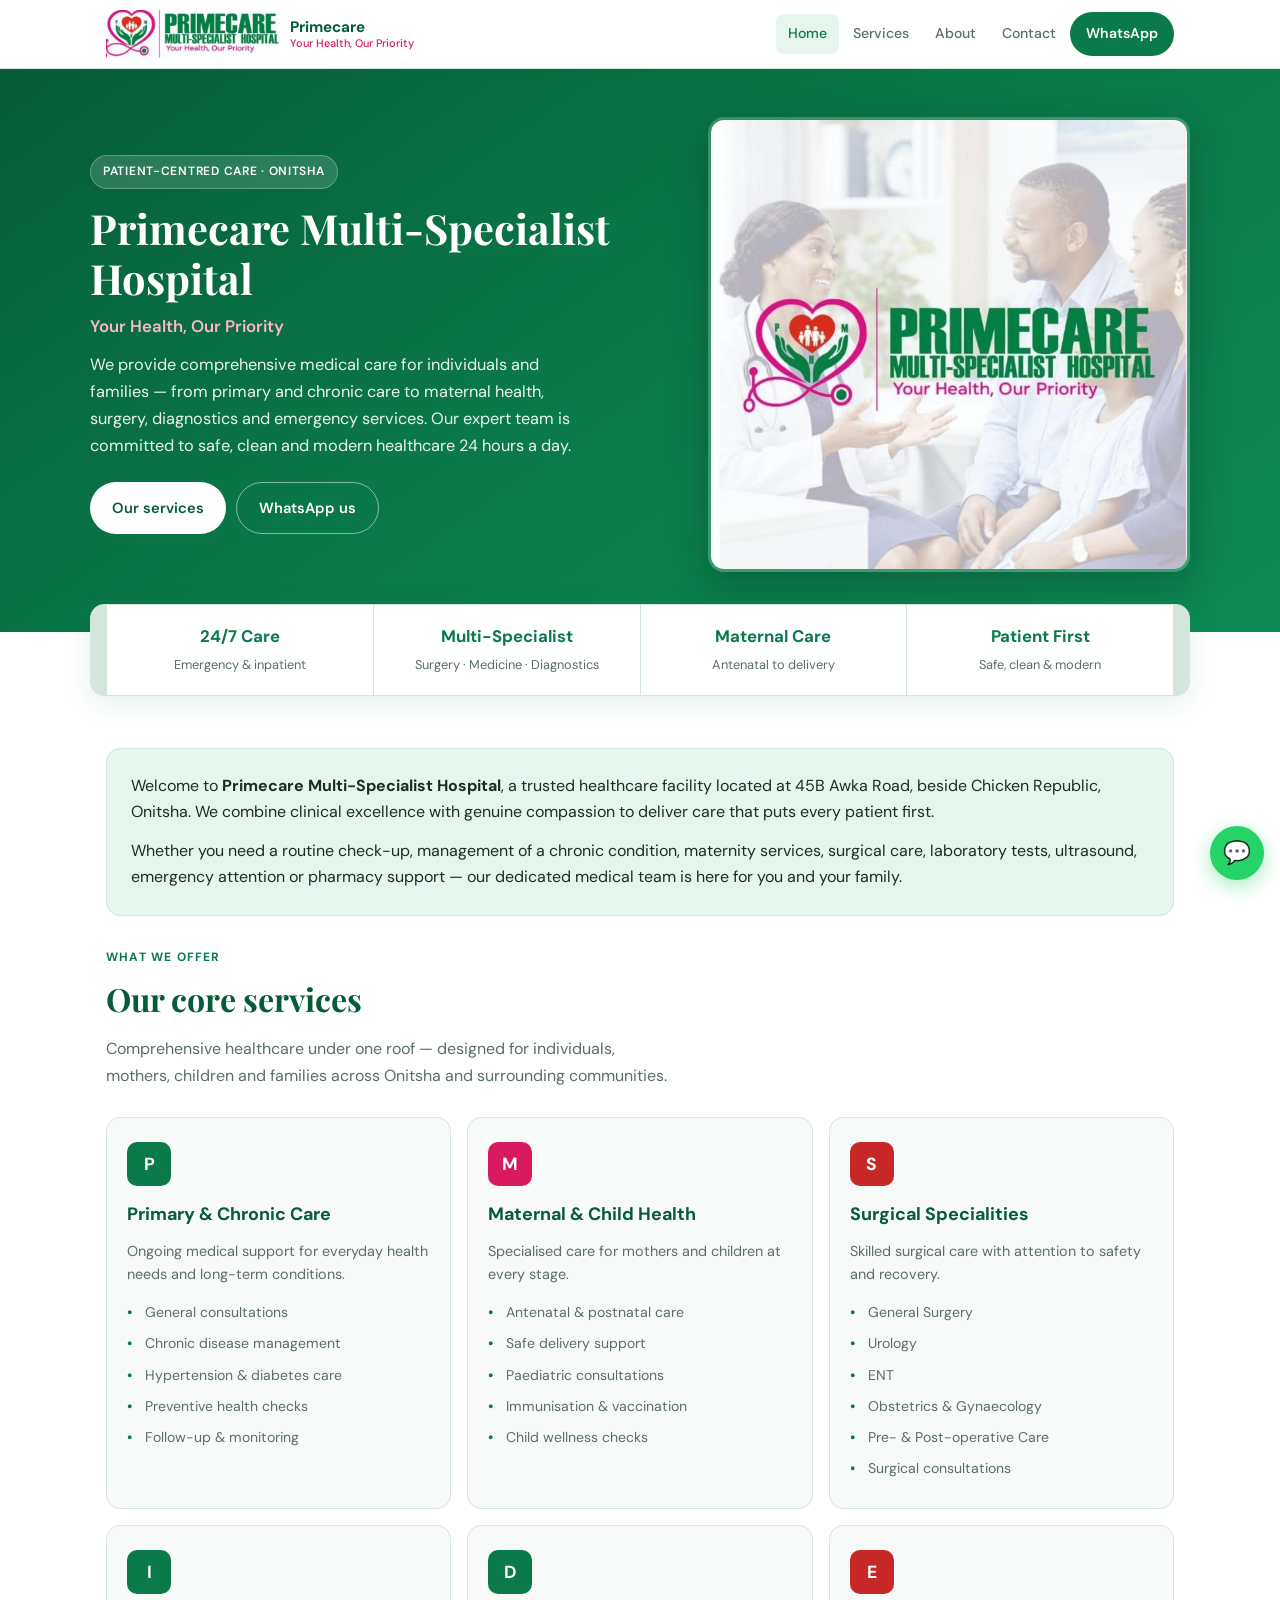
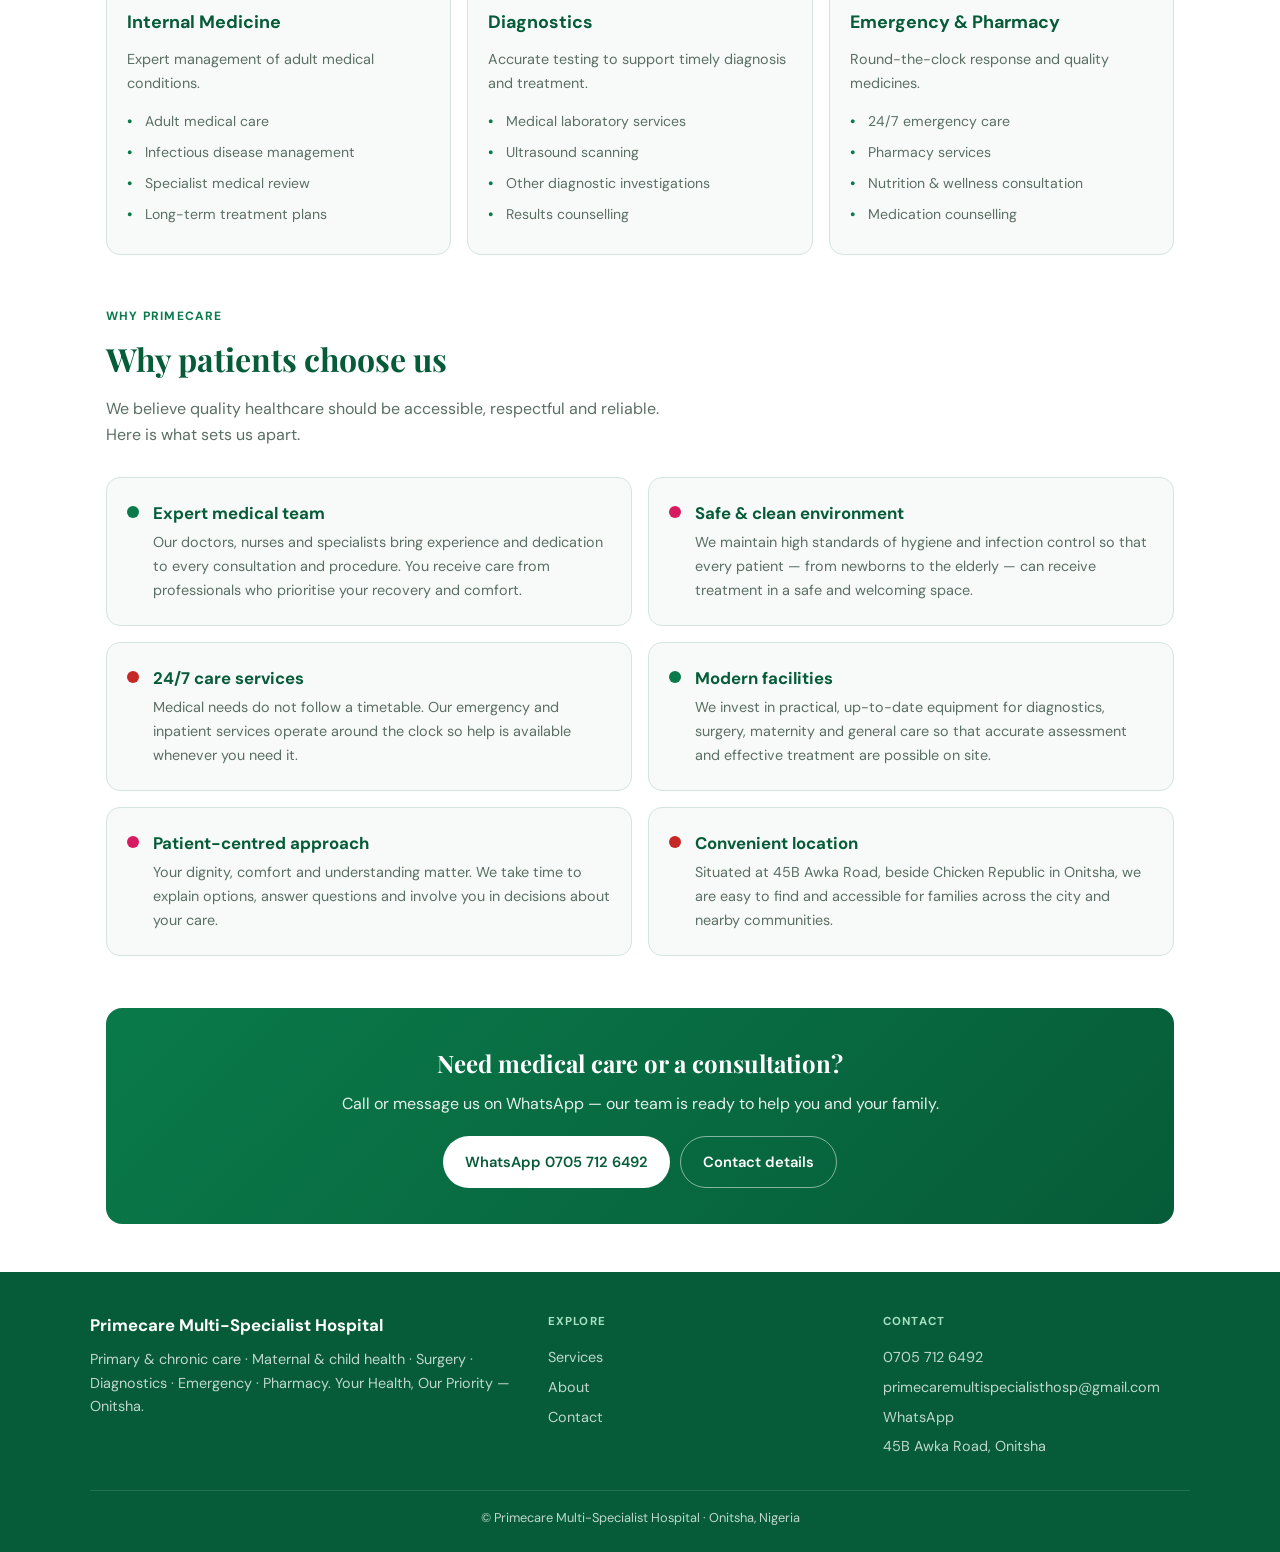
<file: index.html>
<!DOCTYPE html>
<html lang="en">
<head>
  <meta charset="UTF-8">
  <meta name="viewport" content="width=device-width, initial-scale=1.0">
  <title>Primecare Multi-Specialist Hospital | Onitsha</title>
  <meta name="description" content="Primecare Multi-Specialist Hospital — primary & chronic care, maternal & child health, surgery, diagnostics, emergency, pharmacy and more. Your Health, Our Priority. 45B Awka Road, Onitsha. Call 0705 712 6492">
  <link rel="stylesheet" href="styles.css">
</head>
<body>
<header class="header">
  <div class="nav">
    <a href="index.html" class="logo">
      <img src="logo.jpg" alt="Primecare Multi-Specialist Hospital">
      <div class="logo-text">Primecare<span>Your Health, Our Priority</span></div>
    </a>
    <nav class="nav-links">
      <a href="index.html" class="active">Home</a>
      <a href="services.html">Services</a>
      <a href="about.html">About</a>
      <a href="contact.html">Contact</a>
      <a class="nav-cta" href="https://wa.me/2347057126492?text=Hello%20Primecare%20Hospital" target="_blank" rel="noopener">WhatsApp</a>
    </nav>
    <button class="hamburger" id="menuBtn" type="button" aria-label="Menu">
      <span></span><span></span><span></span>
    </button>
  </div>
  <div class="mobile-menu" id="mobileMenu">
    <a href="index.html">Home</a>
    <a href="services.html">Services</a>
    <a href="about.html">About</a>
    <a href="contact.html">Contact</a>
    <a href="https://wa.me/2347057126492?text=Hello%20Primecare%20Hospital" target="_blank" rel="noopener">WhatsApp</a>
  </div>
</header>

<section class="hero">
  <div class="hero-inner">
    <div class="hero-content">
      <div class="badge">Patient-Centred Care · Onitsha</div>
      <h1>Primecare Multi-Specialist Hospital</h1>
      <p class="tagline">Your Health, Our Priority</p>
      <p class="lead">We provide comprehensive medical care for individuals and families — from primary and chronic care to maternal health, surgery, diagnostics and emergency services. Our expert team is committed to safe, clean and modern healthcare 24 hours a day.</p>
      <div class="hero-actions">
        <a class="btn btn-white" href="services.html">Our services</a>
        <a class="btn btn-outline" href="https://wa.me/2347057126492?text=Hello%20Primecare%20Hospital" target="_blank" rel="noopener">WhatsApp us</a>
      </div>
    </div>
    <div class="hero-visual">
      <img src="hero.jpg" alt="Primecare Multi-Specialist Hospital — caring for families">
    </div>
  </div>
</section>

<div class="stats">
  <div class="stat">
    <strong>24/7 Care</strong>
    <span>Emergency &amp; inpatient</span>
  </div>
  <div class="stat">
    <strong>Multi-Specialist</strong>
    <span>Surgery · Medicine · Diagnostics</span>
  </div>
  <div class="stat">
    <strong>Maternal Care</strong>
    <span>Antenatal to delivery</span>
  </div>
  <div class="stat">
    <strong>Patient First</strong>
    <span>Safe, clean &amp; modern</span>
  </div>
</div>

<section class="section">
  <div class="intro-block">
    <p>Welcome to <strong>Primecare Multi-Specialist Hospital</strong>, a trusted healthcare facility located at 45B Awka Road, beside Chicken Republic, Onitsha. We combine clinical excellence with genuine compassion to deliver care that puts every patient first.</p>
    <p>Whether you need a routine check-up, management of a chronic condition, maternity services, surgical care, laboratory tests, ultrasound, emergency attention or pharmacy support — our dedicated medical team is here for you and your family.</p>
  </div>

  <div class="section-label">What we offer</div>
  <h2>Our core services</h2>
  <p class="sub">Comprehensive healthcare under one roof — designed for individuals, mothers, children and families across Onitsha and surrounding communities.</p>
  <div class="svc-grid">
    <div class="svc-card">
      <div class="ico">P</div>
      <h3>Primary &amp; Chronic Care</h3>
      <p>Ongoing medical support for everyday health needs and long-term conditions.</p>
      <ul>
        <li>General consultations</li>
        <li>Chronic disease management</li>
        <li>Hypertension &amp; diabetes care</li>
        <li>Preventive health checks</li>
        <li>Follow-up &amp; monitoring</li>
      </ul>
    </div>
    <div class="svc-card">
      <div class="ico pink">M</div>
      <h3>Maternal &amp; Child Health</h3>
      <p>Specialised care for mothers and children at every stage.</p>
      <ul>
        <li>Antenatal &amp; postnatal care</li>
        <li>Safe delivery support</li>
        <li>Paediatric consultations</li>
        <li>Immunisation &amp; vaccination</li>
        <li>Child wellness checks</li>
      </ul>
    </div>
    <div class="svc-card">
      <div class="ico red">S</div>
      <h3>Surgical Specialities</h3>
      <p>Skilled surgical care with attention to safety and recovery.</p>
      <ul>
        <li>General Surgery</li>
        <li>Urology</li>
        <li>ENT</li>
        <li>Obstetrics &amp; Gynaecology</li>
        <li>Pre- &amp; Post-operative Care</li>
        <li>Surgical consultations</li>
      </ul>
    </div>
    <div class="svc-card">
      <div class="ico">I</div>
      <h3>Internal Medicine</h3>
      <p>Expert management of adult medical conditions.</p>
      <ul>
        <li>Adult medical care</li>
        <li>Infectious disease management</li>
        <li>Specialist medical review</li>
        <li>Long-term treatment plans</li>
      </ul>
    </div>
    <div class="svc-card">
      <div class="ico">D</div>
      <h3>Diagnostics</h3>
      <p>Accurate testing to support timely diagnosis and treatment.</p>
      <ul>
        <li>Medical laboratory services</li>
        <li>Ultrasound scanning</li>
        <li>Other diagnostic investigations</li>
        <li>Results counselling</li>
      </ul>
    </div>
    <div class="svc-card">
      <div class="ico red">E</div>
      <h3>Emergency &amp; Pharmacy</h3>
      <p>Round-the-clock response and quality medicines.</p>
      <ul>
        <li>24/7 emergency care</li>
        <li>Pharmacy services</li>
        <li>Nutrition &amp; wellness consultation</li>
        <li>Medication counselling</li>
      </ul>
    </div>
  </div>
</section>

<section class="section" style="padding-top:0;">
  <div class="section-label">Why Primecare</div>
  <h2>Why patients choose us</h2>
  <p class="sub">We believe quality healthcare should be accessible, respectful and reliable. Here is what sets us apart.</p>
  <div class="why-grid">
    <div class="why-card">
      <div class="dot"></div>
      <div>
        <h3>Expert medical team</h3>
        <p>Our doctors, nurses and specialists bring experience and dedication to every consultation and procedure. You receive care from professionals who prioritise your recovery and comfort.</p>
      </div>
    </div>
    <div class="why-card">
      <div class="dot pink"></div>
      <div>
        <h3>Safe &amp; clean environment</h3>
        <p>We maintain high standards of hygiene and infection control so that every patient — from newborns to the elderly — can receive treatment in a safe and welcoming space.</p>
      </div>
    </div>
    <div class="why-card">
      <div class="dot red"></div>
      <div>
        <h3>24/7 care services</h3>
        <p>Medical needs do not follow a timetable. Our emergency and inpatient services operate around the clock so help is available whenever you need it.</p>
      </div>
    </div>
    <div class="why-card">
      <div class="dot"></div>
      <div>
        <h3>Modern facilities</h3>
        <p>We invest in practical, up-to-date equipment for diagnostics, surgery, maternity and general care so that accurate assessment and effective treatment are possible on site.</p>
      </div>
    </div>
    <div class="why-card">
      <div class="dot pink"></div>
      <div>
        <h3>Patient-centred approach</h3>
        <p>Your dignity, comfort and understanding matter. We take time to explain options, answer questions and involve you in decisions about your care.</p>
      </div>
    </div>
    <div class="why-card">
      <div class="dot red"></div>
      <div>
        <h3>Convenient location</h3>
        <p>Situated at 45B Awka Road, beside Chicken Republic in Onitsha, we are easy to find and accessible for families across the city and nearby communities.</p>
      </div>
    </div>
  </div>
</section>

<div class="cta-band">
  <div class="cta-inner">
    <h2>Need medical care or a consultation?</h2>
    <p>Call or message us on WhatsApp — our team is ready to help you and your family.</p>
    <div class="btns">
      <a class="btn btn-white" href="https://wa.me/2347057126492?text=Hello%20Primecare%20Hospital" target="_blank" rel="noopener">WhatsApp 0705 712 6492</a>
      <a class="btn btn-outline" href="contact.html">Contact details</a>
    </div>
  </div>
</div>

<footer class="footer">
  <div class="footer-inner">
    <div>
      <strong>Primecare Multi-Specialist Hospital</strong>
      <p>Primary &amp; chronic care · Maternal &amp; child health · Surgery · Diagnostics · Emergency · Pharmacy. Your Health, Our Priority — Onitsha.</p>
    </div>
    <div>
      <h4>Explore</h4>
      <a href="services.html">Services</a>
      <a href="about.html">About</a>
      <a href="contact.html">Contact</a>
    </div>
    <div>
      <h4>Contact</h4>
      <a href="tel:+2347057126492">0705 712 6492</a>
      <a href="mailto:primecaremultispecialisthosp@gmail.com">primecaremultispecialisthosp@gmail.com</a>
      <a href="https://wa.me/2347057126492" target="_blank" rel="noopener">WhatsApp</a>
      <a href="contact.html">45B Awka Road, Onitsha</a>
    </div>
  </div>
  <div class="footer-bottom">© Primecare Multi-Specialist Hospital · Onitsha, Nigeria</div>
</footer>

<a class="wa-float" href="https://wa.me/2347057126492?text=Hello%20Primecare%20Hospital" target="_blank" rel="noopener" aria-label="WhatsApp">💬</a>
<script src="script.js"></script>
</body>
</html>
</file>
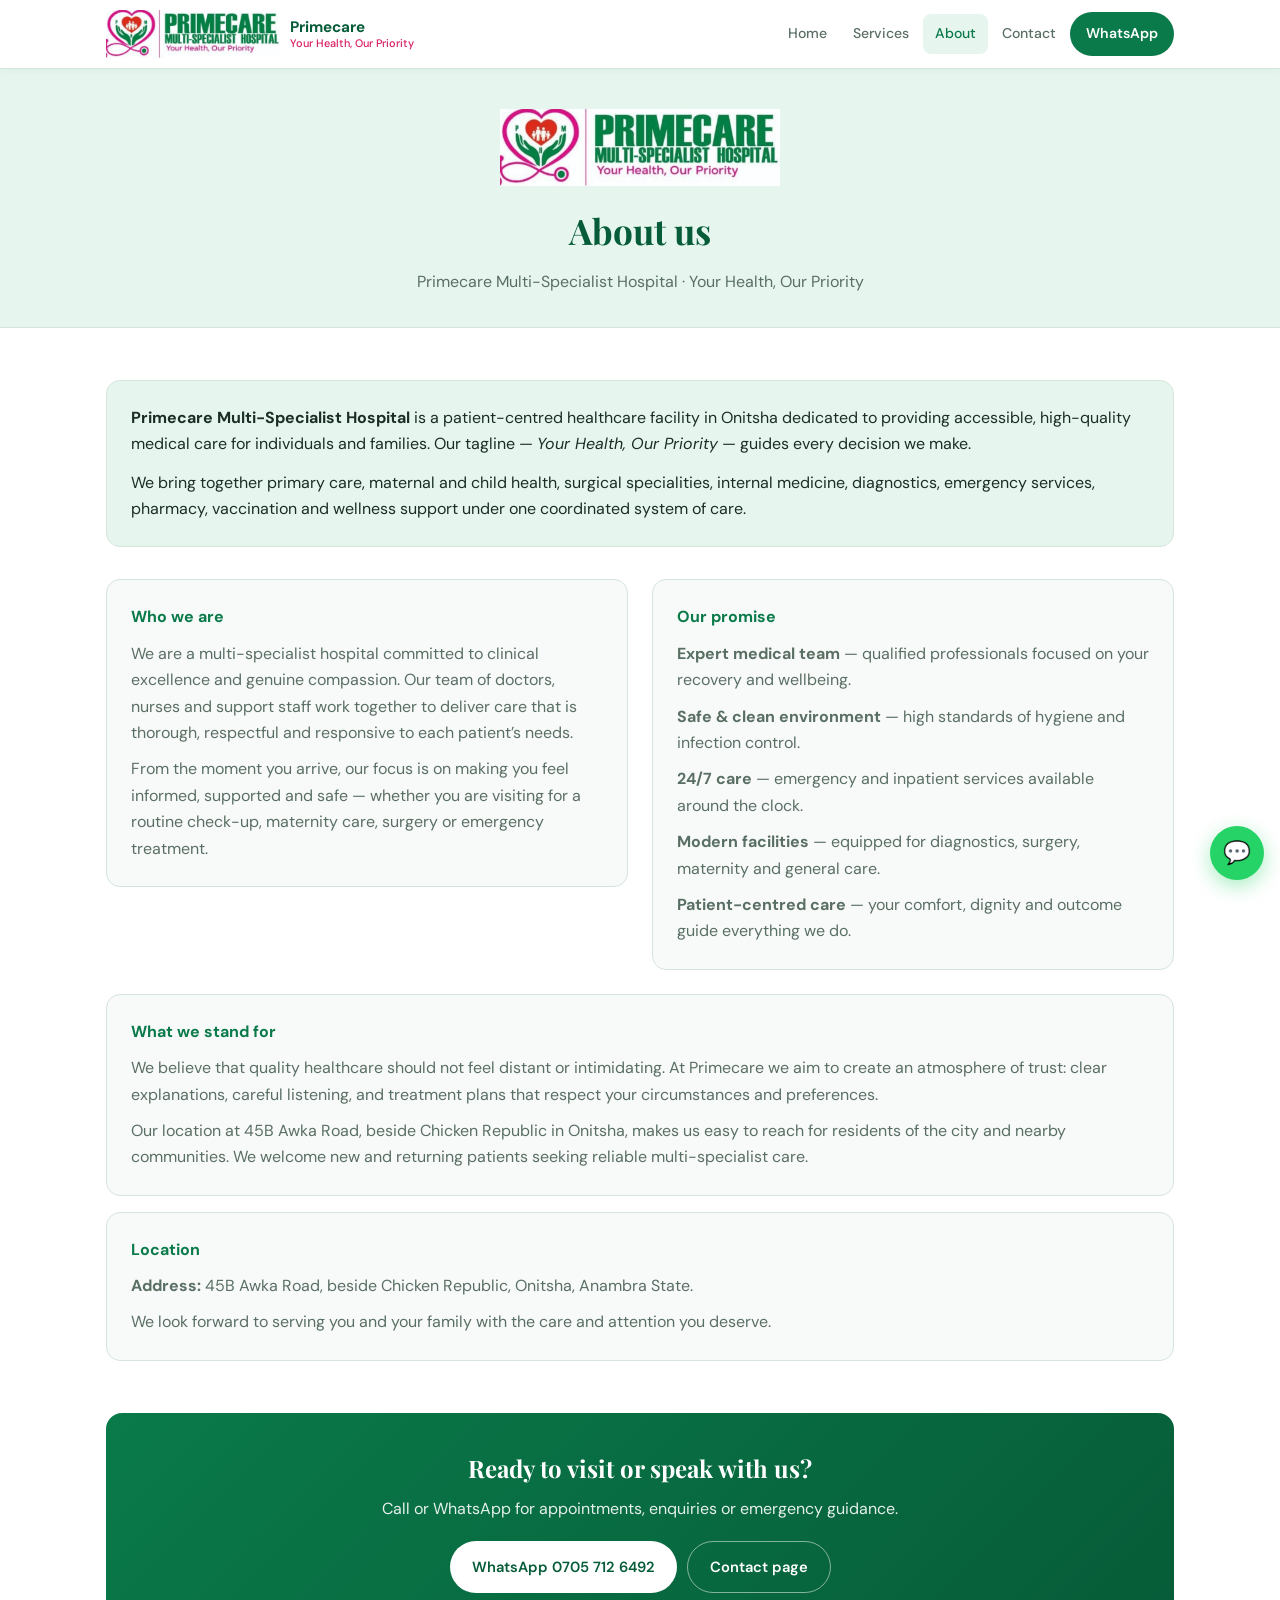
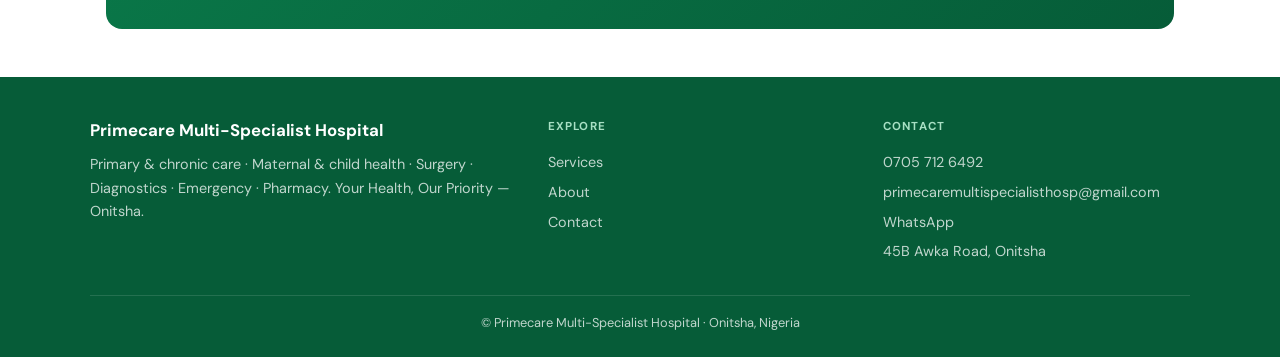
<file: about.html>
<!DOCTYPE html>
<html lang="en">
<head>
  <meta charset="UTF-8">
  <meta name="viewport" content="width=device-width, initial-scale=1.0">
  <title>About — Primecare Multi-Specialist Hospital</title>
  <meta name="description" content="About Primecare Multi-Specialist Hospital in Onitsha — expert team, modern facilities, 24/7 care and patient-centred healthcare. Your Health, Our Priority.">
  <link rel="stylesheet" href="styles.css">
</head>
<body>
<header class="header">
  <div class="nav">
    <a href="index.html" class="logo">
      <img src="logo.jpg" alt="Primecare Multi-Specialist Hospital">
      <div class="logo-text">Primecare<span>Your Health, Our Priority</span></div>
    </a>
    <nav class="nav-links">
      <a href="index.html">Home</a>
      <a href="services.html">Services</a>
      <a href="about.html" class="active">About</a>
      <a href="contact.html">Contact</a>
      <a class="nav-cta" href="https://wa.me/2347057126492?text=Hello%20Primecare%20Hospital" target="_blank" rel="noopener">WhatsApp</a>
    </nav>
    <button class="hamburger" id="menuBtn" type="button" aria-label="Menu">
      <span></span><span></span><span></span>
    </button>
  </div>
  <div class="mobile-menu" id="mobileMenu">
    <a href="index.html">Home</a>
    <a href="services.html">Services</a>
    <a href="about.html">About</a>
    <a href="contact.html">Contact</a>
    <a href="https://wa.me/2347057126492?text=Hello%20Primecare%20Hospital" target="_blank" rel="noopener">WhatsApp</a>
  </div>
</header>

<div class="page-hero">
  <img src="logo.jpg" alt="Primecare logo" class="logo-inline">
  <h1>About us</h1>
  <p>Primecare Multi-Specialist Hospital · Your Health, Our Priority</p>
</div>

<section class="section">
  <div class="intro-block">
    <p><strong>Primecare Multi-Specialist Hospital</strong> is a patient-centred healthcare facility in Onitsha dedicated to providing accessible, high-quality medical care for individuals and families. Our tagline — <em>Your Health, Our Priority</em> — guides every decision we make.</p>
    <p>We bring together primary care, maternal and child health, surgical specialities, internal medicine, diagnostics, emergency services, pharmacy, vaccination and wellness support under one coordinated system of care.</p>
  </div>

  <div class="about-grid">
    <div class="about-box">
      <h3>Who we are</h3>
      <p>We are a multi-specialist hospital committed to clinical excellence and genuine compassion. Our team of doctors, nurses and support staff work together to deliver care that is thorough, respectful and responsive to each patient’s needs.</p>
      <p>From the moment you arrive, our focus is on making you feel informed, supported and safe — whether you are visiting for a routine check-up, maternity care, surgery or emergency treatment.</p>
    </div>
    <div class="about-box">
      <h3>Our promise</h3>
      <p><strong>Expert medical team</strong> — qualified professionals focused on your recovery and wellbeing.</p>
      <p><strong>Safe &amp; clean environment</strong> — high standards of hygiene and infection control.</p>
      <p><strong>24/7 care</strong> — emergency and inpatient services available around the clock.</p>
      <p><strong>Modern facilities</strong> — equipped for diagnostics, surgery, maternity and general care.</p>
      <p><strong>Patient-centred care</strong> — your comfort, dignity and outcome guide everything we do.</p>
    </div>
  </div>

  <div class="about-box" style="margin-top:24px;">
    <h3>What we stand for</h3>
    <p>We believe that quality healthcare should not feel distant or intimidating. At Primecare we aim to create an atmosphere of trust: clear explanations, careful listening, and treatment plans that respect your circumstances and preferences.</p>
    <p>Our location at 45B Awka Road, beside Chicken Republic in Onitsha, makes us easy to reach for residents of the city and nearby communities. We welcome new and returning patients seeking reliable multi-specialist care.</p>
  </div>

  <div class="about-box" style="margin-top:16px;">
    <h3>Location</h3>
    <p><strong>Address:</strong> 45B Awka Road, beside Chicken Republic, Onitsha, Anambra State.</p>
    <p>We look forward to serving you and your family with the care and attention you deserve.</p>
  </div>
</section>

<div class="cta-band">
  <div class="cta-inner">
    <h2>Ready to visit or speak with us?</h2>
    <p>Call or WhatsApp for appointments, enquiries or emergency guidance.</p>
    <div class="btns">
      <a class="btn btn-white" href="https://wa.me/2347057126492?text=Hello%20Primecare%20Hospital" target="_blank" rel="noopener">WhatsApp 0705 712 6492</a>
      <a class="btn btn-outline" href="contact.html">Contact page</a>
    </div>
  </div>
</div>

<footer class="footer">
  <div class="footer-inner">
    <div>
      <strong>Primecare Multi-Specialist Hospital</strong>
      <p>Primary &amp; chronic care · Maternal &amp; child health · Surgery · Diagnostics · Emergency · Pharmacy. Your Health, Our Priority — Onitsha.</p>
    </div>
    <div>
      <h4>Explore</h4>
      <a href="services.html">Services</a>
      <a href="about.html">About</a>
      <a href="contact.html">Contact</a>
    </div>
    <div>
      <h4>Contact</h4>
      <a href="tel:+2347057126492">0705 712 6492</a>
      <a href="mailto:primecaremultispecialisthosp@gmail.com">primecaremultispecialisthosp@gmail.com</a>
      <a href="https://wa.me/2347057126492" target="_blank" rel="noopener">WhatsApp</a>
      <a href="contact.html">45B Awka Road, Onitsha</a>
    </div>
  </div>
  <div class="footer-bottom">© Primecare Multi-Specialist Hospital · Onitsha, Nigeria</div>
</footer>

<a class="wa-float" href="https://wa.me/2347057126492?text=Hello%20Primecare%20Hospital" target="_blank" rel="noopener" aria-label="WhatsApp">💬</a>
<script src="script.js"></script>
</body>
</html>
</file>
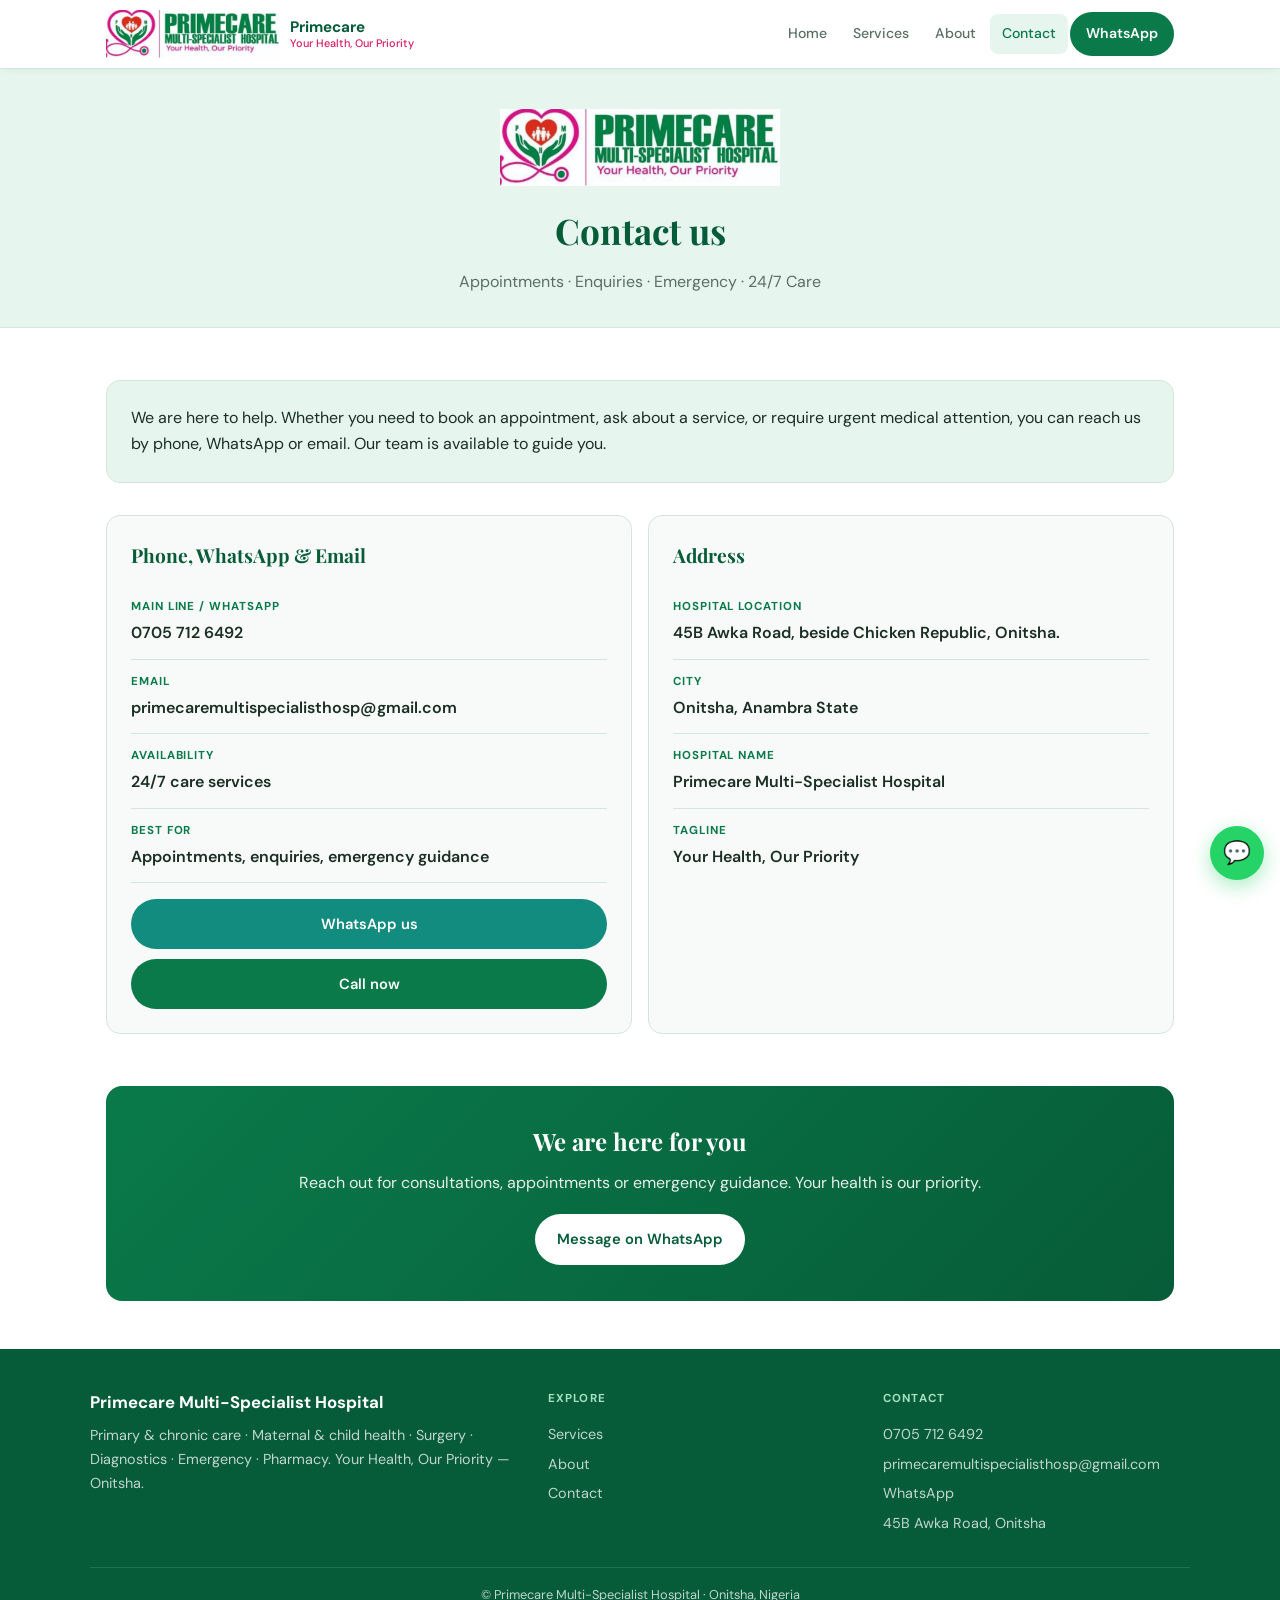
<file: contact.html>
<!DOCTYPE html>
<html lang="en">
<head>
  <meta charset="UTF-8">
  <meta name="viewport" content="width=device-width, initial-scale=1.0">
  <title>Contact — Primecare Multi-Specialist Hospital</title>
  <meta name="description" content="Contact Primecare Multi-Specialist Hospital: 45B Awka Road, beside Chicken Republic, Onitsha. Call or WhatsApp 0705 712 6492. Your Health, Our Priority.">
  <link rel="stylesheet" href="styles.css">
</head>
<body>
<header class="header">
  <div class="nav">
    <a href="index.html" class="logo">
      <img src="logo.jpg" alt="Primecare Multi-Specialist Hospital">
      <div class="logo-text">Primecare<span>Your Health, Our Priority</span></div>
    </a>
    <nav class="nav-links">
      <a href="index.html">Home</a>
      <a href="services.html">Services</a>
      <a href="about.html">About</a>
      <a href="contact.html" class="active">Contact</a>
      <a class="nav-cta" href="https://wa.me/2347057126492?text=Hello%20Primecare%20Hospital" target="_blank" rel="noopener">WhatsApp</a>
    </nav>
    <button class="hamburger" id="menuBtn" type="button" aria-label="Menu">
      <span></span><span></span><span></span>
    </button>
  </div>
  <div class="mobile-menu" id="mobileMenu">
    <a href="index.html">Home</a>
    <a href="services.html">Services</a>
    <a href="about.html">About</a>
    <a href="contact.html">Contact</a>
    <a href="https://wa.me/2347057126492?text=Hello%20Primecare%20Hospital" target="_blank" rel="noopener">WhatsApp</a>
  </div>
</header>

<div class="page-hero">
  <img src="logo.jpg" alt="Primecare logo" class="logo-inline">
  <h1>Contact us</h1>
  <p>Appointments · Enquiries · Emergency · 24/7 Care</p>
</div>

<section class="section">
  <div class="intro-block">
    <p>We are here to help. Whether you need to book an appointment, ask about a service, or require urgent medical attention, you can reach us by phone, WhatsApp or email. Our team is available to guide you.</p>
  </div>

  <div class="contact-grid">
    <div class="contact-card">
      <h2>Phone, WhatsApp &amp; Email</h2>
      <div class="info-row">
        <strong>Main line / WhatsApp</strong>
        <a href="tel:+2347057126492">0705 712 6492</a>
      </div>
      <div class="info-row">
        <strong>Email</strong>
        <a href="mailto:primecaremultispecialisthosp@gmail.com">primecaremultispecialisthosp@gmail.com</a>
      </div>
      <div class="info-row">
        <strong>Availability</strong>
        <span>24/7 care services</span>
      </div>
      <div class="info-row">
        <strong>Best for</strong>
        <span>Appointments, enquiries, emergency guidance</span>
      </div>
      <div class="contact-actions">
        <a class="btn btn-wa" href="https://wa.me/2347057126492?text=Hello%20Primecare%20Hospital" target="_blank" rel="noopener">WhatsApp us</a>
        <a class="btn btn-green" href="tel:+2347057126492">Call now</a>
      </div>
    </div>
    <div class="contact-card">
      <h2>Address</h2>
      <div class="info-row">
        <strong>Hospital location</strong>
        <span>45B Awka Road, beside Chicken Republic, Onitsha.</span>
      </div>
      <div class="info-row">
        <strong>City</strong>
        <span>Onitsha, Anambra State</span>
      </div>
      <div class="info-row">
        <strong>Hospital name</strong>
        <span>Primecare Multi-Specialist Hospital</span>
      </div>
      <div class="info-row">
        <strong>Tagline</strong>
        <span>Your Health, Our Priority</span>
      </div>
    </div>
  </div>
</section>

<div class="cta-band">
  <div class="cta-inner">
    <h2>We are here for you</h2>
    <p>Reach out for consultations, appointments or emergency guidance. Your health is our priority.</p>
    <div class="btns">
      <a class="btn btn-white" href="https://wa.me/2347057126492?text=Hello%20Primecare%20Hospital" target="_blank" rel="noopener">Message on WhatsApp</a>
    </div>
  </div>
</div>

<footer class="footer">
  <div class="footer-inner">
    <div>
      <strong>Primecare Multi-Specialist Hospital</strong>
      <p>Primary &amp; chronic care · Maternal &amp; child health · Surgery · Diagnostics · Emergency · Pharmacy. Your Health, Our Priority — Onitsha.</p>
    </div>
    <div>
      <h4>Explore</h4>
      <a href="services.html">Services</a>
      <a href="about.html">About</a>
      <a href="contact.html">Contact</a>
    </div>
    <div>
      <h4>Contact</h4>
      <a href="tel:+2347057126492">0705 712 6492</a>
      <a href="mailto:primecaremultispecialisthosp@gmail.com">primecaremultispecialisthosp@gmail.com</a>
      <a href="https://wa.me/2347057126492" target="_blank" rel="noopener">WhatsApp</a>
      <a href="contact.html">45B Awka Road, Onitsha</a>
    </div>
  </div>
  <div class="footer-bottom">© Primecare Multi-Specialist Hospital · Onitsha, Nigeria</div>
</footer>

<a class="wa-float" href="https://wa.me/2347057126492?text=Hello%20Primecare%20Hospital" target="_blank" rel="noopener" aria-label="WhatsApp">💬</a>
<script src="script.js"></script>
</body>
</html>
</file>
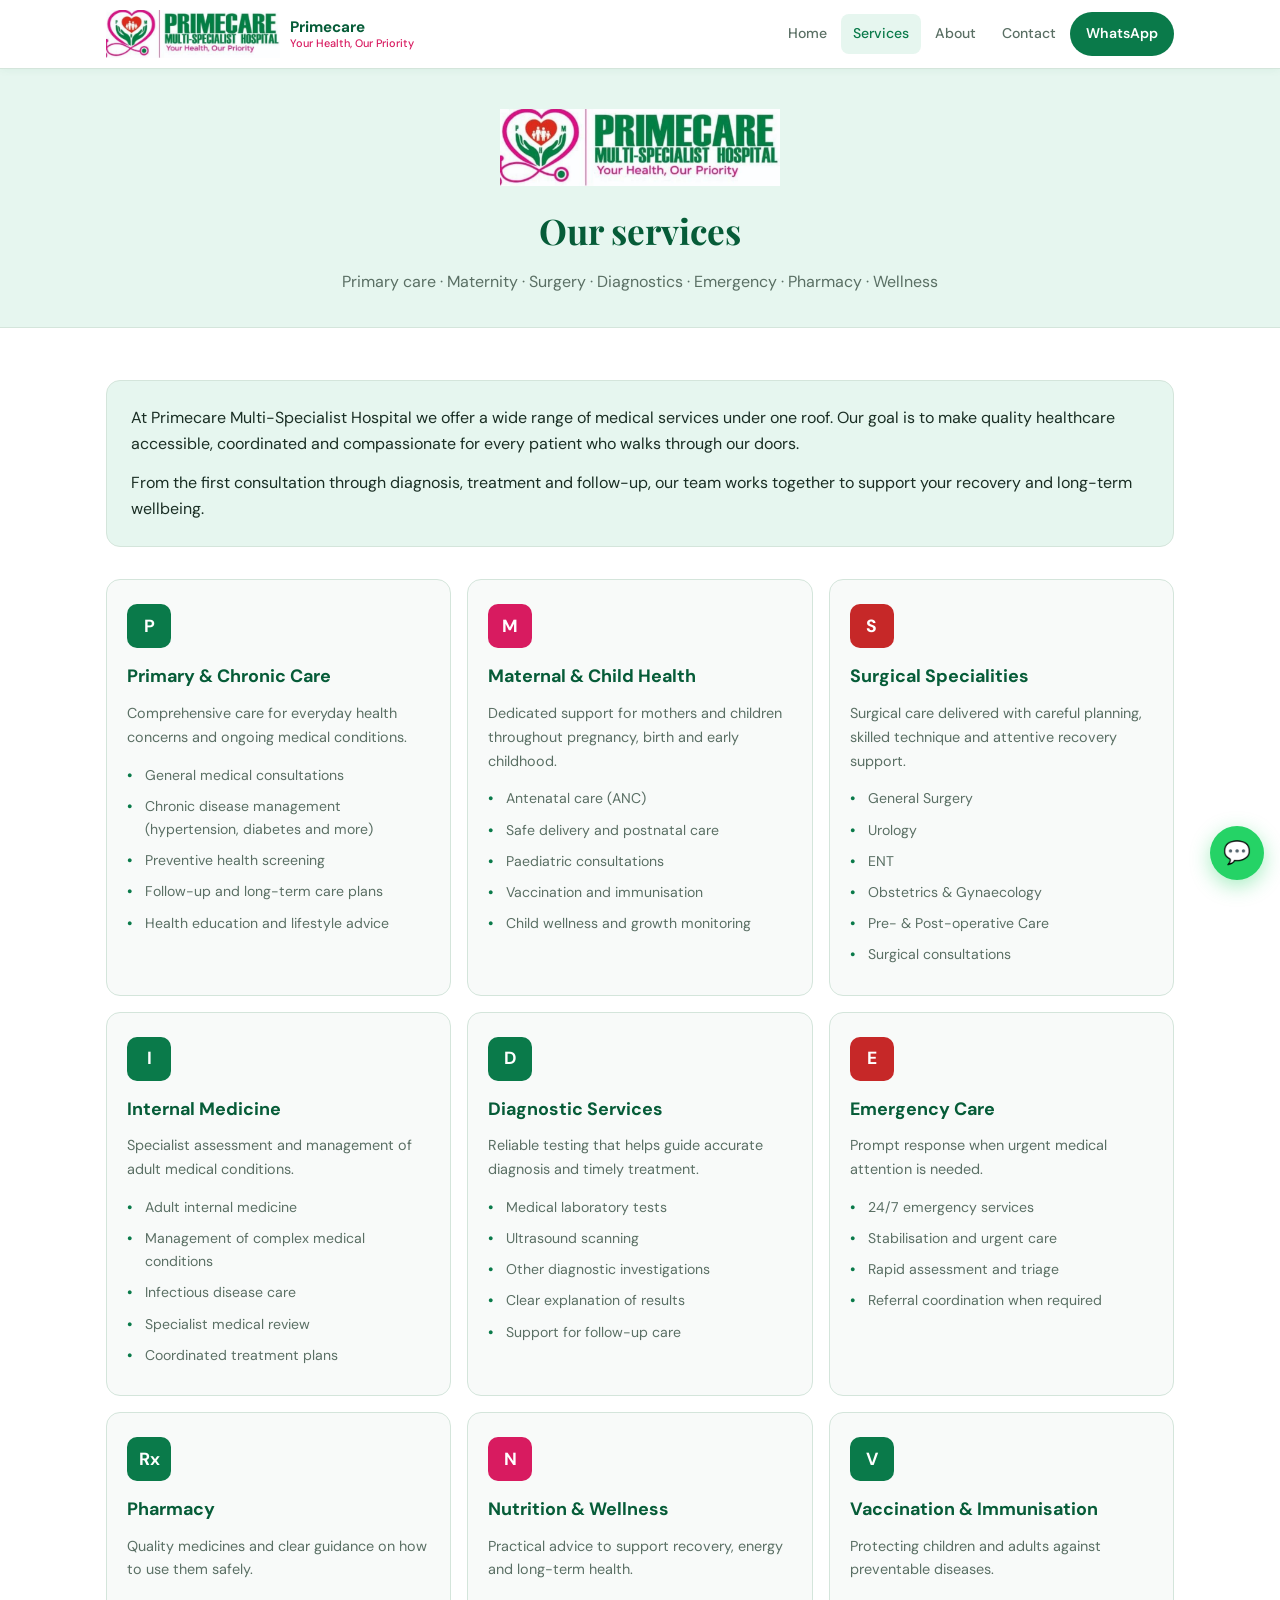
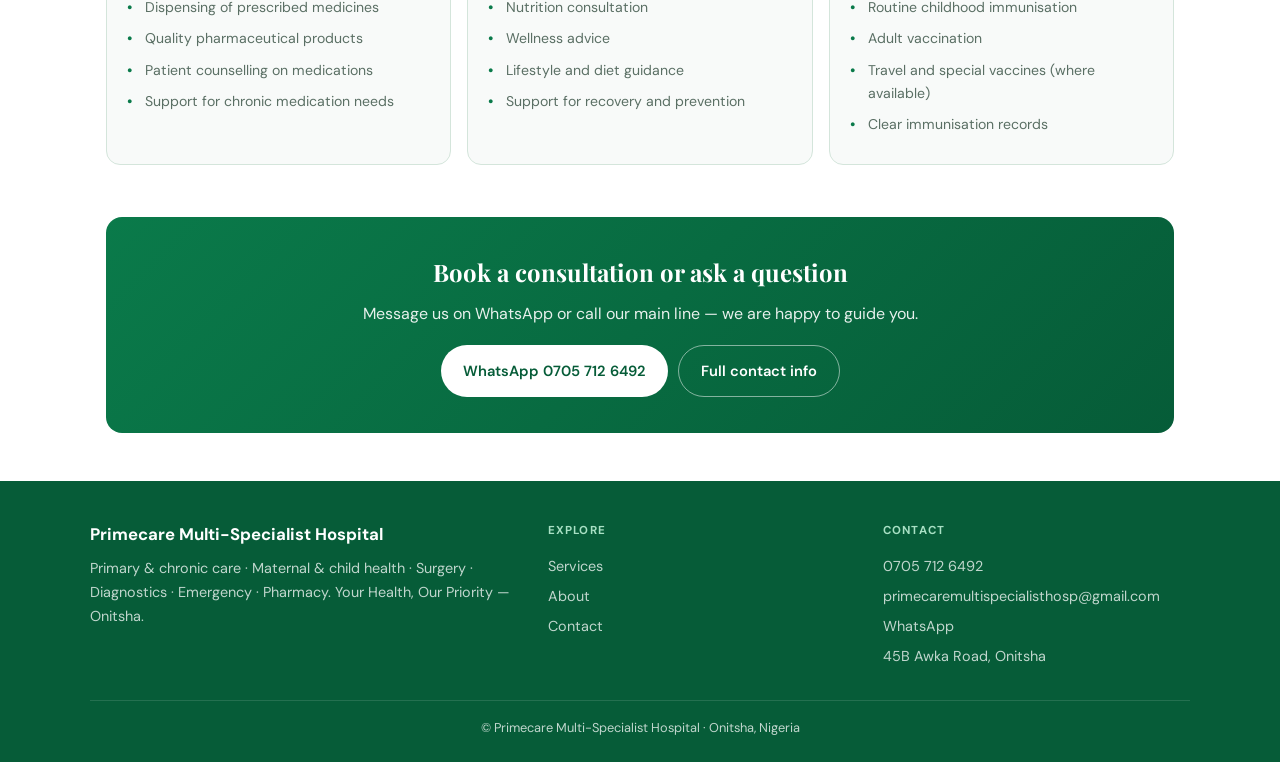
<file: services.html>
<!DOCTYPE html>
<html lang="en">
<head>
  <meta charset="UTF-8">
  <meta name="viewport" content="width=device-width, initial-scale=1.0">
  <title>Services — Primecare Multi-Specialist Hospital</title>
  <meta name="description" content="Full range of services at Primecare Multi-Specialist Hospital, Onitsha: primary care, maternal & child health, surgery, diagnostics, emergency, pharmacy, vaccination and wellness.">
  <link rel="stylesheet" href="styles.css">
</head>
<body>
<header class="header">
  <div class="nav">
    <a href="index.html" class="logo">
      <img src="logo.jpg" alt="Primecare Multi-Specialist Hospital">
      <div class="logo-text">Primecare<span>Your Health, Our Priority</span></div>
    </a>
    <nav class="nav-links">
      <a href="index.html">Home</a>
      <a href="services.html" class="active">Services</a>
      <a href="about.html">About</a>
      <a href="contact.html">Contact</a>
      <a class="nav-cta" href="https://wa.me/2347057126492?text=Hello%20Primecare%20Hospital" target="_blank" rel="noopener">WhatsApp</a>
    </nav>
    <button class="hamburger" id="menuBtn" type="button" aria-label="Menu">
      <span></span><span></span><span></span>
    </button>
  </div>
  <div class="mobile-menu" id="mobileMenu">
    <a href="index.html">Home</a>
    <a href="services.html">Services</a>
    <a href="about.html">About</a>
    <a href="contact.html">Contact</a>
    <a href="https://wa.me/2347057126492?text=Hello%20Primecare%20Hospital" target="_blank" rel="noopener">WhatsApp</a>
  </div>
</header>

<div class="page-hero">
  <img src="logo.jpg" alt="Primecare logo" class="logo-inline">
  <h1>Our services</h1>
  <p>Primary care · Maternity · Surgery · Diagnostics · Emergency · Pharmacy · Wellness</p>
</div>

<section class="section">
  <div class="intro-block">
    <p>At Primecare Multi-Specialist Hospital we offer a wide range of medical services under one roof. Our goal is to make quality healthcare accessible, coordinated and compassionate for every patient who walks through our doors.</p>
    <p>From the first consultation through diagnosis, treatment and follow-up, our team works together to support your recovery and long-term wellbeing.</p>
  </div>

  <div class="svc-grid">
    <div class="svc-card">
      <div class="ico">P</div>
      <h3>Primary &amp; Chronic Care</h3>
      <p>Comprehensive care for everyday health concerns and ongoing medical conditions.</p>
      <ul>
        <li>General medical consultations</li>
        <li>Chronic disease management (hypertension, diabetes and more)</li>
        <li>Preventive health screening</li>
        <li>Follow-up and long-term care plans</li>
        <li>Health education and lifestyle advice</li>
      </ul>
    </div>
    <div class="svc-card">
      <div class="ico pink">M</div>
      <h3>Maternal &amp; Child Health</h3>
      <p>Dedicated support for mothers and children throughout pregnancy, birth and early childhood.</p>
      <ul>
        <li>Antenatal care (ANC)</li>
        <li>Safe delivery and postnatal care</li>
        <li>Paediatric consultations</li>
        <li>Vaccination and immunisation</li>
        <li>Child wellness and growth monitoring</li>
      </ul>
    </div>
    <div class="svc-card">
      <div class="ico red">S</div>
      <h3>Surgical Specialities</h3>
      <p>Surgical care delivered with careful planning, skilled technique and attentive recovery support.</p>
      <ul>
        <li>General Surgery</li>
        <li>Urology</li>
        <li>ENT</li>
        <li>Obstetrics &amp; Gynaecology</li>
        <li>Pre- &amp; Post-operative Care</li>
        <li>Surgical consultations</li>
      </ul>
    </div>
    <div class="svc-card">
      <div class="ico">I</div>
      <h3>Internal Medicine</h3>
      <p>Specialist assessment and management of adult medical conditions.</p>
      <ul>
        <li>Adult internal medicine</li>
        <li>Management of complex medical conditions</li>
        <li>Infectious disease care</li>
        <li>Specialist medical review</li>
        <li>Coordinated treatment plans</li>
      </ul>
    </div>
    <div class="svc-card">
      <div class="ico">D</div>
      <h3>Diagnostic Services</h3>
      <p>Reliable testing that helps guide accurate diagnosis and timely treatment.</p>
      <ul>
        <li>Medical laboratory tests</li>
        <li>Ultrasound scanning</li>
        <li>Other diagnostic investigations</li>
        <li>Clear explanation of results</li>
        <li>Support for follow-up care</li>
      </ul>
    </div>
    <div class="svc-card">
      <div class="ico red">E</div>
      <h3>Emergency Care</h3>
      <p>Prompt response when urgent medical attention is needed.</p>
      <ul>
        <li>24/7 emergency services</li>
        <li>Stabilisation and urgent care</li>
        <li>Rapid assessment and triage</li>
        <li>Referral coordination when required</li>
      </ul>
    </div>
    <div class="svc-card">
      <div class="ico">Rx</div>
      <h3>Pharmacy</h3>
      <p>Quality medicines and clear guidance on how to use them safely.</p>
      <ul>
        <li>Dispensing of prescribed medicines</li>
        <li>Quality pharmaceutical products</li>
        <li>Patient counselling on medications</li>
        <li>Support for chronic medication needs</li>
      </ul>
    </div>
    <div class="svc-card">
      <div class="ico pink">N</div>
      <h3>Nutrition &amp; Wellness</h3>
      <p>Practical advice to support recovery, energy and long-term health.</p>
      <ul>
        <li>Nutrition consultation</li>
        <li>Wellness advice</li>
        <li>Lifestyle and diet guidance</li>
        <li>Support for recovery and prevention</li>
      </ul>
    </div>
    <div class="svc-card">
      <div class="ico">V</div>
      <h3>Vaccination &amp; Immunisation</h3>
      <p>Protecting children and adults against preventable diseases.</p>
      <ul>
        <li>Routine childhood immunisation</li>
        <li>Adult vaccination</li>
        <li>Travel and special vaccines (where available)</li>
        <li>Clear immunisation records</li>
      </ul>
    </div>
  </div>
</section>

<div class="cta-band">
  <div class="cta-inner">
    <h2>Book a consultation or ask a question</h2>
    <p>Message us on WhatsApp or call our main line — we are happy to guide you.</p>
    <div class="btns">
      <a class="btn btn-white" href="https://wa.me/2347057126492?text=Hello%20Primecare%20Hospital" target="_blank" rel="noopener">WhatsApp 0705 712 6492</a>
      <a class="btn btn-outline" href="contact.html">Full contact info</a>
    </div>
  </div>
</div>

<footer class="footer">
  <div class="footer-inner">
    <div>
      <strong>Primecare Multi-Specialist Hospital</strong>
      <p>Primary &amp; chronic care · Maternal &amp; child health · Surgery · Diagnostics · Emergency · Pharmacy. Your Health, Our Priority — Onitsha.</p>
    </div>
    <div>
      <h4>Explore</h4>
      <a href="services.html">Services</a>
      <a href="about.html">About</a>
      <a href="contact.html">Contact</a>
    </div>
    <div>
      <h4>Contact</h4>
      <a href="tel:+2347057126492">0705 712 6492</a>
      <a href="mailto:primecaremultispecialisthosp@gmail.com">primecaremultispecialisthosp@gmail.com</a>
      <a href="https://wa.me/2347057126492" target="_blank" rel="noopener">WhatsApp</a>
      <a href="contact.html">45B Awka Road, Onitsha</a>
    </div>
  </div>
  <div class="footer-bottom">© Primecare Multi-Specialist Hospital · Onitsha, Nigeria</div>
</footer>

<a class="wa-float" href="https://wa.me/2347057126492?text=Hello%20Primecare%20Hospital" target="_blank" rel="noopener" aria-label="WhatsApp">💬</a>
<script src="script.js"></script>
</body>
</html>
</file>
<file: styles.css>
@import url('https://fonts.googleapis.com/css2?family=DM+Sans:wght@400;500;600;700&family=Playfair+Display:wght@600;700&display=swap');

:root {
  --green: #0a7a4a;
  --green-dark: #065c38;
  --green-soft: #e6f6ef;
  --green-mid: #12a068;
  --red: #c62828;
  --red-soft: #fdecea;
  --pink: #d81b60;
  --pink-soft: #fce4ec;
  --white: #ffffff;
  --off: #f8faf9;
  --text: #1a2e24;
  --muted: #5a6f64;
  --line: #d4e5db;
}

* { margin: 0; padding: 0; box-sizing: border-box; }
html { scroll-behavior: smooth; }
body {
  font-family: 'DM Sans', system-ui, sans-serif;
  color: var(--text);
  background: var(--white);
  line-height: 1.65;
}
img { max-width: 100%; display: block; }
a { text-decoration: none; color: inherit; }

/* Header */
.header {
  position: sticky; top: 0; z-index: 100;
  background: var(--white);
  border-bottom: 1px solid var(--line);
  box-shadow: 0 1px 8px rgba(10,122,74,0.06);
}
.nav {
  max-width: 1100px; margin: 0 auto; padding: 10px 16px;
  display: flex; align-items: center; justify-content: space-between; gap: 12px;
}
.logo {
  display: flex; align-items: center; gap: 10px;
}
.logo img {
  height: 48px; width: auto;
  object-fit: contain;
}
.logo-text {
  font-weight: 700; font-size: 0.95rem;
  color: var(--green-dark); line-height: 1.2;
}
.logo-text span {
  display: block; font-size: 0.68rem; font-weight: 500; color: var(--pink);
}

.nav-links { display: flex; align-items: center; gap: 2px; }
.nav-links a {
  padding: 8px 12px; border-radius: 8px;
  font-size: 0.88rem; font-weight: 500; color: var(--muted);
}
.nav-links a:hover, .nav-links a.active {
  color: var(--green); background: var(--green-soft);
}
.nav-cta {
  background: var(--green) !important; color: #fff !important;
  font-weight: 600 !important; padding: 10px 16px !important;
  border-radius: 999px !important;
}
.nav-cta:hover { background: var(--green-dark) !important; }

.hamburger {
  display: none; width: 44px; height: 44px;
  border: 1px solid var(--line); border-radius: 10px;
  background: var(--off); cursor: pointer;
  flex-direction: column; align-items: center; justify-content: center; gap: 5px;
}
.hamburger span {
  display: block; width: 18px; height: 2px;
  background: var(--green); border-radius: 2px; transition: 0.25s;
}
.hamburger.open span:nth-child(1) { transform: translateY(7px) rotate(45deg); }
.hamburger.open span:nth-child(2) { opacity: 0; }
.hamburger.open span:nth-child(3) { transform: translateY(-7px) rotate(-45deg); }

.mobile-menu {
  display: none; flex-direction: column;
  background: var(--white); border-top: 1px solid var(--line);
  padding: 8px 16px 14px;
}
.mobile-menu.open { display: flex; }
.mobile-menu a {
  padding: 14px 10px; font-weight: 500; color: var(--text);
  border-bottom: 1px solid var(--line);
}
.mobile-menu a:last-child { border: none; color: var(--green); font-weight: 600; }

@media (max-width: 860px) {
  .nav-links { display: none; }
  .hamburger { display: flex; }
  .logo-text { display: none; }
}

/* Hero */
.hero {
  background: linear-gradient(145deg, var(--green-dark) 0%, var(--green) 50%, #0d8a55 100%);
  color: #fff; padding: 48px 16px 60px;
  position: relative; overflow: hidden;
}
.hero-inner {
  max-width: 1100px; margin: 0 auto;
  display: grid; gap: 28px; align-items: center;
}
@media (min-width: 800px) {
  .hero-inner { grid-template-columns: 1.1fr 0.9fr; }
}
.hero-content { position: relative; z-index: 1; }
.badge {
  display: inline-block; font-size: 0.75rem; font-weight: 600;
  letter-spacing: 0.06em; text-transform: uppercase;
  background: rgba(255,255,255,0.15); border: 1px solid rgba(255,255,255,0.25);
  padding: 6px 12px; border-radius: 999px; margin-bottom: 14px;
}
.hero h1 {
  font-family: 'Playfair Display', Georgia, serif;
  font-size: clamp(1.85rem, 4.5vw, 2.6rem); font-weight: 700;
  line-height: 1.2; margin-bottom: 10px;
}
.hero .tagline {
  font-size: 1.05rem; font-weight: 600; color: #ffb6c9;
  margin-bottom: 12px;
}
.hero .lead {
  font-size: 1.02rem; opacity: 0.92; max-width: 44ch; margin-bottom: 22px;
}
.hero-actions { display: flex; flex-wrap: wrap; gap: 10px; }
.hero-visual {
  border-radius: 16px; overflow: hidden;
  box-shadow: 0 12px 40px rgba(0,0,0,0.25);
  border: 3px solid rgba(255,255,255,0.2);
}
.hero-visual img {
  width: 100%; height: auto; display: block;
  object-fit: cover;
}

/* Buttons */
.btn {
  display: inline-flex; align-items: center; justify-content: center; gap: 8px;
  padding: 13px 22px; border-radius: 999px;
  font-size: 0.92rem; font-weight: 600; border: none; cursor: pointer;
  font-family: inherit; transition: 0.2s;
}
.btn-white { background: #fff; color: var(--green-dark); }
.btn-white:hover { background: var(--green-soft); }
.btn-outline {
  background: transparent; color: #fff;
  border: 1.5px solid rgba(255,255,255,0.5);
}
.btn-outline:hover { background: rgba(255,255,255,0.1); border-color: #fff; }
.btn-green { background: var(--green); color: #fff; }
.btn-green:hover { background: var(--green-dark); }
.btn-wa { background: #128c7e; color: #fff; }
.btn-wa:hover { background: #0e6f64; }
.btn-red { background: var(--red); color: #fff; }
.btn-red:hover { background: #a51f1f; }

/* Stats */
.stats {
  max-width: 1100px; margin: -28px auto 0; padding: 0 16px;
  position: relative; z-index: 5;
  display: grid; gap: 1px; background: var(--line);
  border-radius: 14px; overflow: hidden;
  border: 1px solid var(--line);
  box-shadow: 0 8px 30px rgba(10,122,74,0.1);
}
@media (min-width: 600px) { .stats { grid-template-columns: repeat(4, 1fr); } }
.stat { background: var(--white); padding: 18px 14px; text-align: center; }
.stat strong { display: block; color: var(--green); font-size: 1.05rem; font-weight: 700; }
.stat span { font-size: 0.8rem; color: var(--muted); }

/* Sections */
.section { max-width: 1100px; margin: 0 auto; padding: 52px 16px; }
.section-label {
  font-size: 0.75rem; font-weight: 700; letter-spacing: 0.1em;
  text-transform: uppercase; color: var(--green); margin-bottom: 6px;
}
.section h2 {
  font-family: 'Playfair Display', Georgia, serif;
  font-size: clamp(1.5rem, 3.5vw, 2rem); color: var(--green-dark);
  margin-bottom: 10px;
}
.section .sub { color: var(--muted); max-width: 52ch; margin-bottom: 28px; }

/* Service cards */
.svc-grid {
  display: grid; gap: 16px;
}
@media (min-width: 700px) { .svc-grid { grid-template-columns: 1fr 1fr 1fr; } }
.svc-card {
  background: var(--off); border: 1px solid var(--line);
  border-radius: 14px; padding: 24px 20px;
  transition: 0.2s;
}
.svc-card:hover {
  border-color: var(--green);
  box-shadow: 0 6px 24px rgba(10,122,74,0.08);
}
.svc-card .ico {
  width: 44px; height: 44px; border-radius: 10px;
  background: var(--green); color: #fff;
  display: flex; align-items: center; justify-content: center;
  font-size: 1.1rem; font-weight: 700; margin-bottom: 14px;
}
.svc-card .ico.pink { background: var(--pink); }
.svc-card .ico.red { background: var(--red); }
.svc-card h3 { font-size: 1.12rem; color: var(--green-dark); margin-bottom: 10px; }
.svc-card p {
  font-size: 0.9rem; color: var(--muted); margin-bottom: 10px;
}
.svc-card ul { list-style: none; }
.svc-card li {
  padding: 4px 0 4px 18px; position: relative;
  font-size: 0.88rem; color: var(--muted);
}
.svc-card li::before {
  content: '•'; position: absolute; left: 0; color: var(--green); font-weight: 700;
}

/* Why choose us */
.why-grid {
  display: grid; gap: 16px;
}
@media (min-width: 700px) { .why-grid { grid-template-columns: 1fr 1fr; } }
.why-card {
  background: var(--off); border: 1px solid var(--line);
  border-radius: 14px; padding: 22px 20px;
  display: flex; gap: 14px; align-items: flex-start;
}
.why-card .dot {
  width: 12px; height: 12px; border-radius: 50%;
  background: var(--green); margin-top: 6px; flex-shrink: 0;
}
.why-card .dot.pink { background: var(--pink); }
.why-card .dot.red { background: var(--red); }
.why-card h3 { font-size: 1.05rem; color: var(--green-dark); margin-bottom: 4px; }
.why-card p { font-size: 0.9rem; color: var(--muted); }

/* Intro text block */
.intro-block {
  background: var(--green-soft);
  border: 1px solid var(--line);
  border-radius: 14px;
  padding: 24px;
  margin-bottom: 32px;
}
.intro-block p {
  color: var(--text);
  font-size: 1rem;
  margin-bottom: 12px;
}
.intro-block p:last-child { margin-bottom: 0; }

/* Page hero */
.page-hero {
  background: var(--green-soft); padding: 40px 16px 32px;
  border-bottom: 1px solid var(--line); text-align: center;
}
.page-hero h1 {
  font-family: 'Playfair Display', Georgia, serif;
  font-size: clamp(1.6rem, 4vw, 2.2rem); color: var(--green-dark);
}
.page-hero p { color: var(--muted); margin-top: 8px; }
.page-hero .logo-inline {
  max-width: 280px; margin: 0 auto 16px;
}

/* About */
.about-grid { display: grid; gap: 24px; }
@media (min-width: 800px) { .about-grid { grid-template-columns: 1fr 1fr; align-items: start; } }
.about-box {
  background: var(--off); border: 1px solid var(--line);
  border-radius: 14px; padding: 24px;
}
.about-box h3 { color: var(--green); font-size: 1rem; margin-bottom: 10px; }
.about-box p { color: var(--muted); margin-bottom: 10px; }
.about-box p:last-child { margin-bottom: 0; }

/* Contact */
.contact-grid { display: grid; gap: 16px; }
@media (min-width: 700px) { .contact-grid { grid-template-columns: 1fr 1fr; } }
.contact-card {
  background: var(--off); border: 1px solid var(--line);
  border-radius: 14px; padding: 24px;
}
.contact-card h2 { color: var(--green-dark); font-size: 1.2rem; margin-bottom: 14px; }
.info-row { padding: 12px 0; border-bottom: 1px solid var(--line); }
.info-row:last-of-type { border-bottom: none; }
.info-row strong {
  display: block; font-size: 0.72rem; letter-spacing: 0.08em;
  text-transform: uppercase; color: var(--green); margin-bottom: 4px;
}
.info-row a, .info-row span { color: var(--text); font-weight: 600; }
.contact-actions { display: flex; flex-direction: column; gap: 10px; margin-top: 16px; }
.contact-actions .btn { width: 100%; }

/* CTA band */
.cta-band {
  max-width: 1100px; margin: 0 auto 48px; padding: 0 16px;
}
.cta-inner {
  background: linear-gradient(135deg, var(--green) 0%, var(--green-dark) 100%);
  color: #fff; border-radius: 16px; padding: 36px 24px; text-align: center;
}
.cta-inner h2 {
  font-family: 'Playfair Display', Georgia, serif; margin-bottom: 8px;
}
.cta-inner p { opacity: 0.9; margin-bottom: 18px; }
.cta-inner .btns {
  display: flex; flex-wrap: wrap; gap: 10px; justify-content: center;
}

/* Footer */
.footer {
  background: var(--green-dark); color: rgba(255,255,255,0.75);
  padding: 40px 16px 24px;
}
.footer-inner {
  max-width: 1100px; margin: 0 auto; display: grid; gap: 28px;
}
@media (min-width: 700px) { .footer-inner { grid-template-columns: 1.4fr 1fr 1fr; } }
.footer strong { color: #fff; font-size: 1.05rem; }
.footer p { margin-top: 8px; font-size: 0.9rem; }
.footer h4 {
  color: #a8e0c4; font-size: 0.72rem; letter-spacing: 0.1em;
  text-transform: uppercase; margin-bottom: 12px;
}
.footer a {
  display: block; padding: 3px 0;
  color: rgba(255,255,255,0.75); font-size: 0.9rem;
}
.footer a:hover { color: #fff; }
.footer-bottom {
  max-width: 1100px; margin: 28px auto 0; padding-top: 16px;
  border-top: 1px solid rgba(255,255,255,0.12);
  text-align: center; font-size: 0.8rem;
}

/* WhatsApp float */
.wa-float {
  position: fixed; bottom: 20px; right: 16px; z-index: 90;
  width: 54px; height: 54px; border-radius: 50%;
  background: #25d366; color: #fff;
  display: flex; align-items: center; justify-content: center;
  font-size: 1.4rem;
  box-shadow: 0 6px 20px rgba(37,211,102,0.4);
  transition: transform 0.2s;
}
.wa-float:hover { transform: scale(1.08); }
</file>
